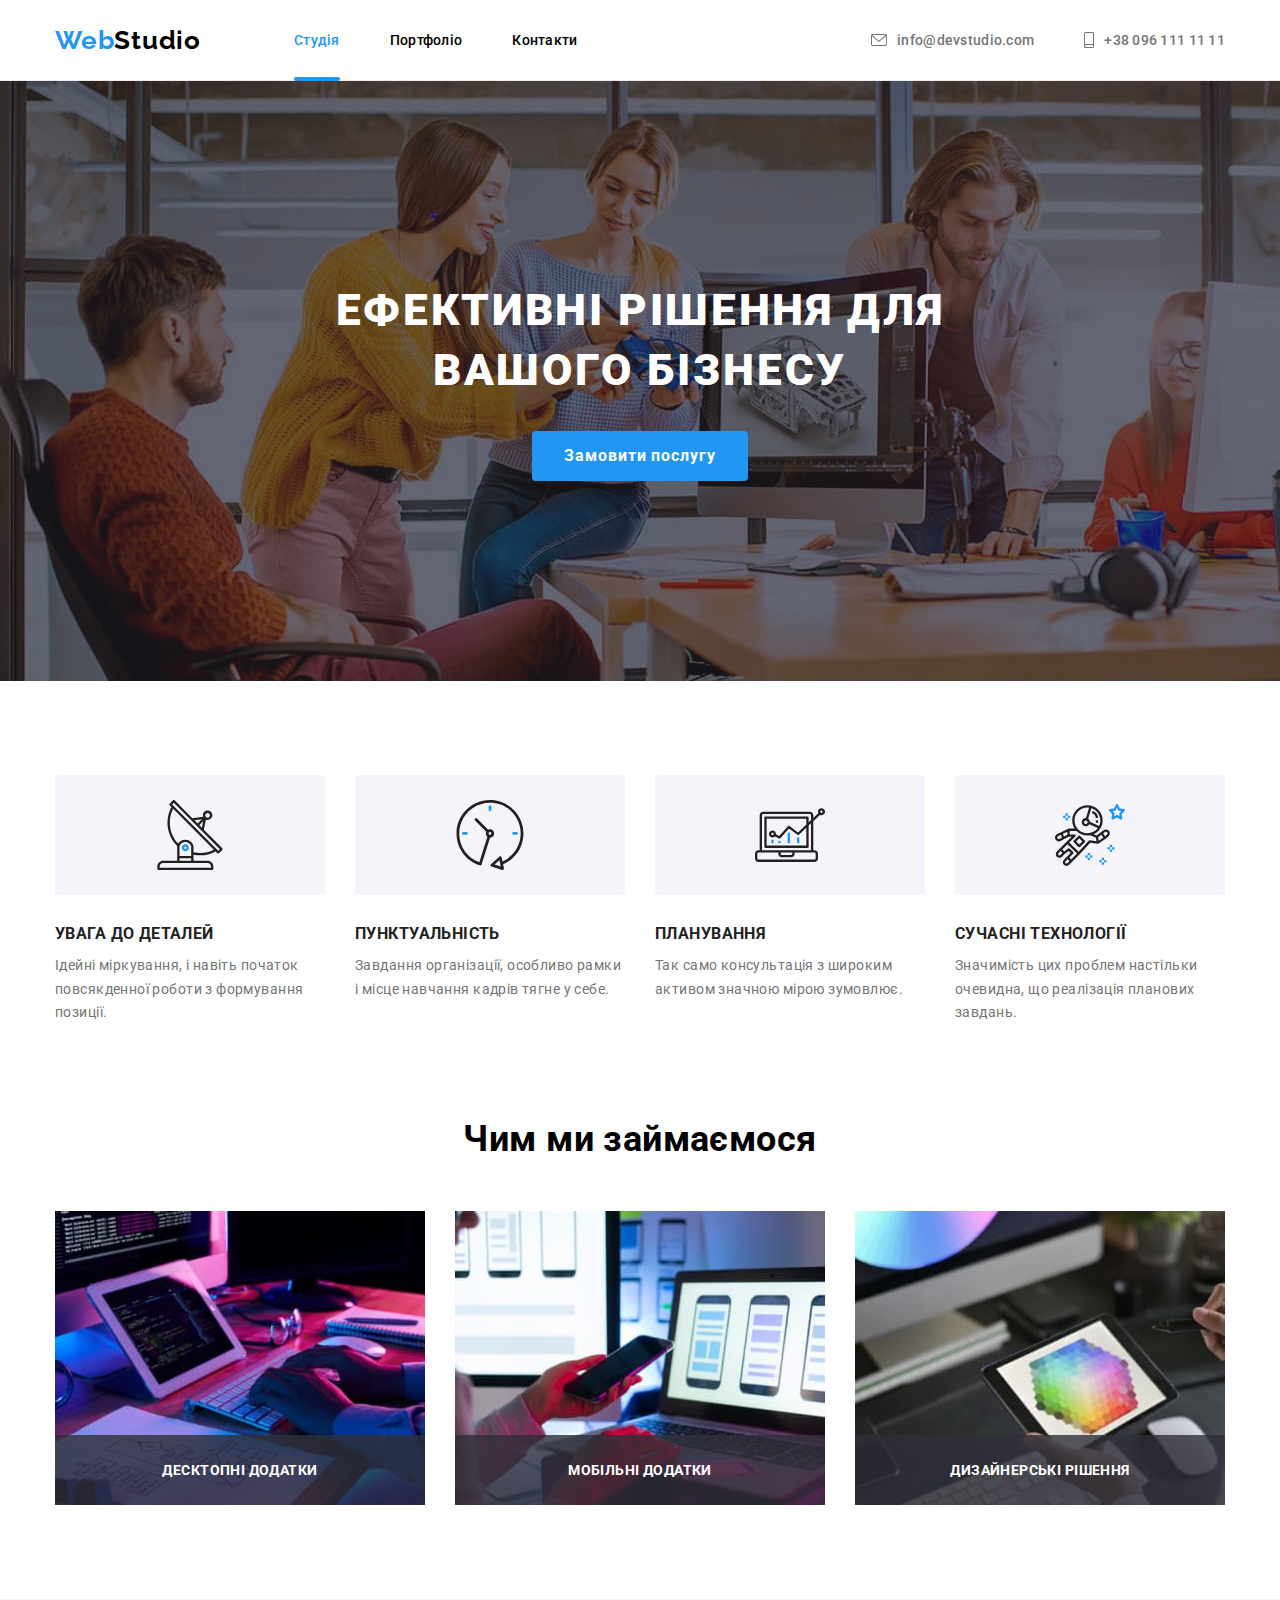
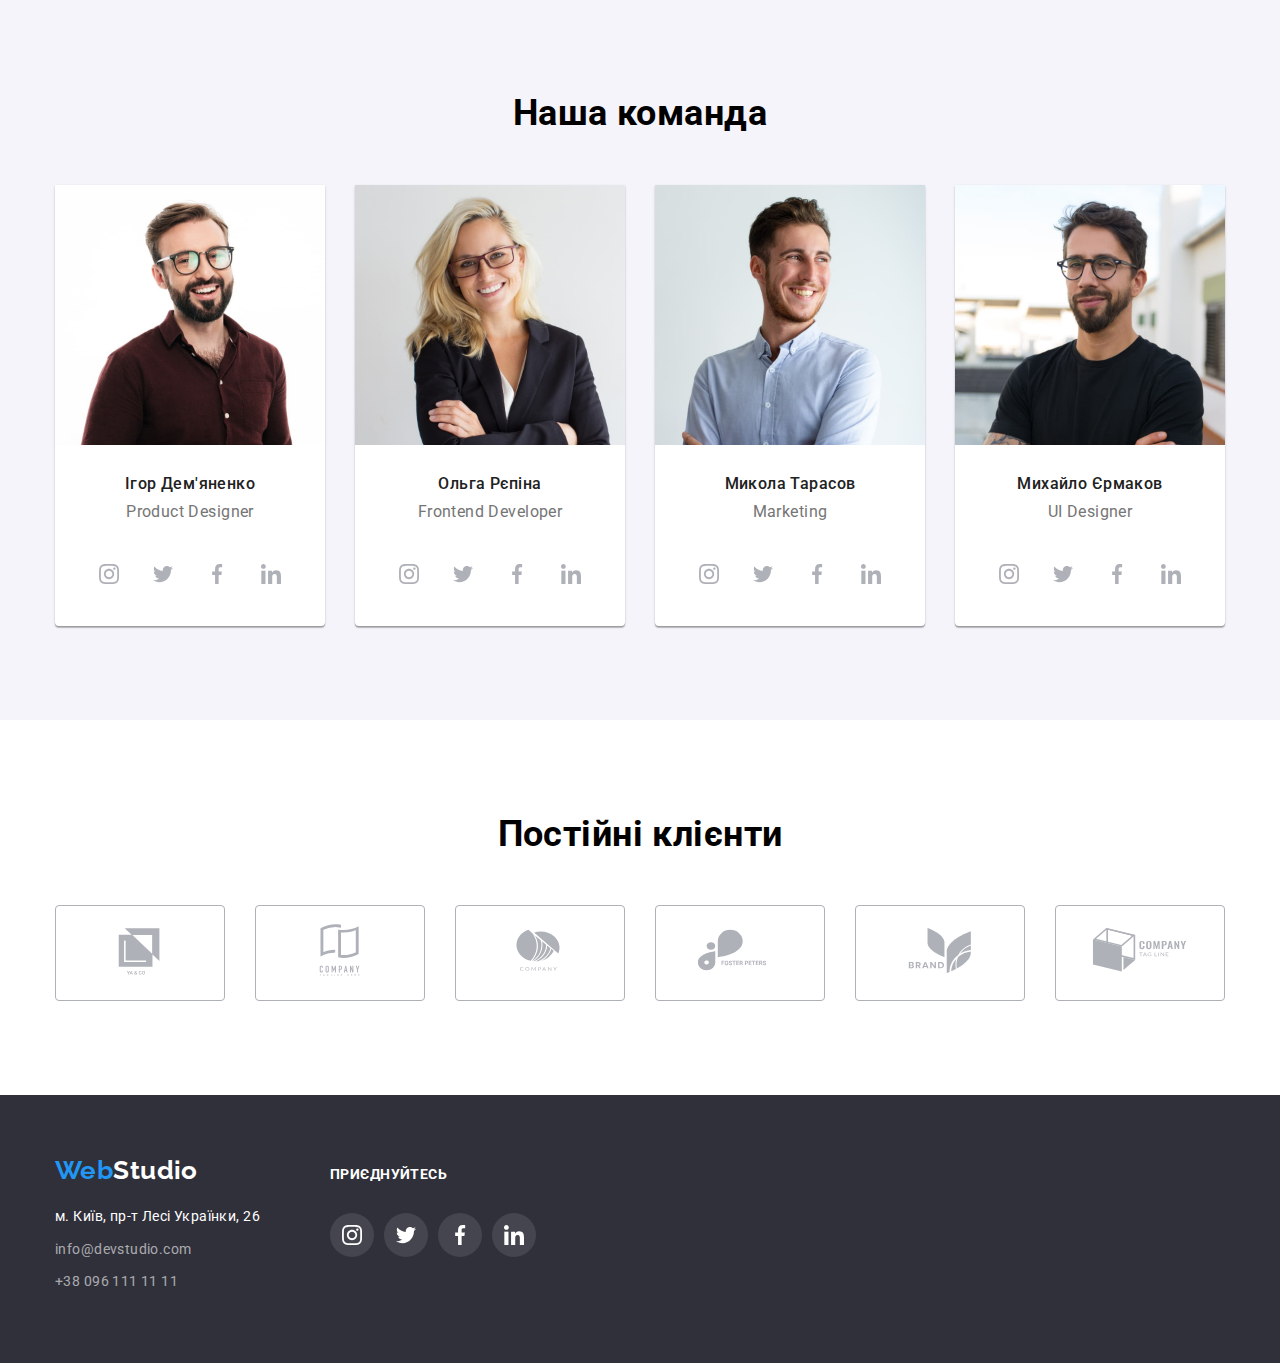
<file: index.html>
<!DOCTYPE html>
<html lang="uk">
  <head>
    <meta charset="UTF-8" />
    <meta http-equiv="X-UA-Compatible" content="IE=edge" />
    <meta name="viewport" content="width=device-width, initial-scale=1.0" />
    <title>goit-markup-hw</title>
    <link rel="preconnect" href="https://fonts.googleapis.com" />
    <link rel="preconnect" href="https://fonts.gstatic.com" crossorigin />
    <link
      href="https://fonts.googleapis.com/css2?family=Raleway:wght@700&family=Roboto:wght@400;500;700;900&display=swap"
      rel="stylesheet"
    />
    <link rel="stylesheet" href="./css/modern-normalize.css" />
    <link rel="stylesheet" href="./css/styles.css" />
  </head>
  <body>
    <!-- Верхня лінія -->
    <header class="header">
      <div class="container header-block">
        <nav class="navigation">
          <a class="header-logo" href="/"><span class="web">Web</span>Studio</a>
          <ul class="site-nav">
            <li class="navigation-list">
              <a class="link current" href="./index.html">Студія</a>
            </li>
            <li class="navigation-list">
              <a class="link" href="./portfolio.html">Портфоліо</a>
            </li>
            <li class="navigation-list">
              <a class="link" href="contacts">Контакти</a>
            </li>
          </ul>
        </nav>
        <ul class="auth-nav">
          <li>
            <a class="auth-nav mail" href="mailto:info@devstudio.com"
              ><svg class="icon" width="16" height="12">
                <use xlink:href="./img/icons.svg#icon-envelope"></use>
              </svg>info@devstudio.com</a>
          </li>
          <li>
            <a class="auth-nav tel" href="tel:+380961111111"
              ><svg class="icon" width="10" height="16">
                <use xlink:href="./img/icons.svg#icon-smartphone"></use>
              </svg>+38 096 111 11 11</a
            >
          </li>
        </ul>
      </div>
    </header>

    <!-- Основний контент -->
    <main>
      <!-- Шапка -->
      <section class="section hero">
        <div class="container hero-block">
          <h1 class="hero-title">Ефективні рішення для вашого бізнесу</h1>
          <button type="button" class="hero-button" data-modal-open>Замовити послугу</button>
        </div>
      </section>

      <!-- Особливості -->
      <section class="section">
        <div class="container feature-block">
          <h2 hidden class="section-title">Наші особливості</h2>
          <ul class="feature list">
            <li class="feture-item">
              <div class="decor-icon">
                <svg class="icon" width="70" height="70">
                  <use xlink:href="./img/icons.svg#icon-antenna"></use>
                </svg>
              </div>
              <h3 class="title">УВАГА ДО ДЕТАЛЕЙ</h3>
              <p class="text">
                Ідейні міркування, і навіть початок повсякденної роботи з
                формування позиції.
              </p>
            </li>
            <li class="feture-item">
              <div class="decor-icon">
                <svg class="icon" width="70" height="70">
                  <use xlink:href="./img/icons.svg#icon-clock"></use>
                </svg>
              </div>
              <h3 class="title">ПУНКТУАЛЬНІСТЬ</h3>
              <p class="text">
                Завдання організації, особливо рамки і місце навчання кадрів
                тягне у себе.
              </p>
            </li>
            <li class="feture-item">
              <div class="decor-icon">
                <svg class="icon" width="70" height="70">
                  <use xlink:href="./img/icons.svg#icon-diagram"></use>
                </svg>
              </div>
              <h3 class="title">ПЛАНУВАННЯ</h3>
              <p class="text">
                Так само консультація з широким активом значною мірою зумовлює.
              </p>
            </li>
            <li class="feture-item">
              <div class="decor-icon">
                <svg class="icon" width="70" height="70">
                  <use xlink:href="./img/icons.svg#icon-astronaut"></use>
                </svg>
              </div>
              <h3 class="title">СУЧАСНІ ТЕХНОЛОГІЇ</h3>
              <p class="text">
                Значимість цих проблем настільки очевидна, що реалізація
                планових завдань.
              </p>
            </li>
          </ul>
        </div>
      </section>

      <!-- Чим займаємось -->
      <section class="section section-example">
        <div class="container">
          <h2 class="section-title">Чим ми займаємося</h2>
          <ul class="img-list">
            <li class="example-item">
              <img
                src="img/box1.jpg"
                alt="набір на клавіатурі"
                width="370"
                height="294"
              />
              <p class="example-text">Десктопні додатки</p>
            </li>
            <li class="example-item">
              <img
                src="img/box2.jpg"
                alt="монітор з телефонами"
                width="370"
                height="294"
              />
              <p class="example-text">Мобільні додатки</p>
            </li>
            <li class="example-item">
              <img src="img/box3.jpg" alt="планшет" width="370" height="294"/>
              <p class="example-text">Дизайнерські рішення</p>
            </li>
          </ul>
        </div>
      </section>

      <!-- Наша команда -->
      <section class="section section-team">
        <div class="container team-block">
          <h2 class="section-title">Наша команда</h2>
          <ul class="name team-list">
            <!-- Ігор Дем'яненко -->
            <li class="list">
              <img
                src="img/img.jpg"
                alt="Ігор Дем'яненко"
                width="270"
                height="260"
              />
              <div class="team-desc">
                <h3 class="title">Ігор Дем'яненко</h3>
                <p class="text">Product Designer</p>
                <ul class="socials">
                  <li class="socials-item">
                    <a
                      href="http:#"
                      class="social-item-link"
                      target="_blank"
                      rel="noopener noreferrer"
                    >
                      <svg class="icon" width="20" height="20">
                        <use xlink:href="./img/icons.svg#icon-instagram"></use>
                      </svg>
                    </a>
                  </li>

                  <li class="socials-item">
                    <a
                      href="http:#"
                      class="social-item-link"
                      target="_blank"
                      rel="noopener noreferrer"
                    >
                      <svg class="icon" width="20" height="20">
                        <use xlink:href="./img/icons.svg#icon-twitter"></use>
                      </svg>
                    </a>
                  </li>

                  <li class="socials-item">
                    <a
                      href="http:#"
                      class="social-item-link"
                      target="_blank"
                      rel="noopener noreferrer"
                    >
                      <svg class="icon" width="20" height="20">
                        <use xlink:href="./img/icons.svg#icon-facebook"></use>
                      </svg>
                    </a>
                  </li>

                  <li class="socials-item">
                    <a
                      href="http:#"
                      class="social-item-link"
                      target="_blank"
                      rel="noopener noreferrer"
                    >
                      <svg class="icon" width="20" height="20">
                        <use xlink:href="./img/icons.svg#icon-linkedin"></use>
                      </svg>
                    </a>
                  </li>
                </ul>
              </div>
            </li>
            <!-- Ольга Рєпіна -->
            <li class="list">
              <img
                src="img/img1.jpg"
                alt="Ольга Рєпіна"
                width="270"
                height="260"
              />
              <div class="team-desc">
                <h3 class="title">Ольга Рєпіна</h3>
                <p class="text">Frontend Developer</p>
                <ul class="socials">
                  <li class="socials-item">
                    <a
                      href="http:#"
                      class="social-item-link"
                      target="_blank"
                      rel="noopener noreferrer"
                    >
                      <svg class="icon" width="20" height="20">
                        <use xlink:href="./img/icons.svg#icon-instagram"></use>
                      </svg>
                    </a>
                  </li>

                  <li class="socials-item">
                    <a
                      href="http:#"
                      class="social-item-link"
                      target="_blank"
                      rel="noopener noreferrer"
                    >
                      <svg class="icon" width="20" height="20">
                        <use xlink:href="./img/icons.svg#icon-twitter"></use>
                      </svg>
                    </a>
                  </li>

                  <li class="socials-item">
                    <a
                      href="http:#"
                      class="social-item-link"
                      target="_blank"
                      rel="noopener noreferrer"
                    >
                      <svg class="icon" width="20" height="20">
                        <use xlink:href="./img/icons.svg#icon-facebook"></use>
                      </svg>
                    </a>
                  </li>

                  <li class="socials-item">
                    <a
                      href="http:#"
                      class="social-item-link"
                      target="_blank"
                      rel="noopener noreferrer"
                    >
                      <svg class="icon" width="20" height="20">
                        <use xlink:href="./img/icons.svg#icon-linkedin"></use>
                      </svg>
                    </a>
                  </li>
                </ul>
              </div>
            </li>
            <!-- Микола Тарасов -->
            <li class="list">
              <img
                src="img/img2.jpg"
                alt="Микола Тарасов"
                width="270"
                height="260"
              />
              <div class="team-desc">
                <h3 class="title">Микола Тарасов</h3>
                <p class="text">Marketing</p>
                <ul class="socials">
                  <li class="socials-item">
                    <a
                      href="http:#"
                      class="social-item-link"
                      target="_blank"
                      rel="noopener noreferrer"
                    >
                      <svg class="icon" width="20" height="20">
                        <use xlink:href="./img/icons.svg#icon-instagram"></use>
                      </svg>
                    </a>
                  </li>

                  <li class="socials-item">
                    <a
                      href="http:#"
                      class="social-item-link"
                      target="_blank"
                      rel="noopener noreferrer"
                    >
                      <svg class="icon" width="20" height="20">
                        <use xlink:href="./img/icons.svg#icon-twitter"></use>
                      </svg>
                    </a>
                  </li>

                  <li class="socials-item">
                    <a
                      href="http:#"
                      class="social-item-link"
                      target="_blank"
                      rel="noopener noreferrer"
                    >
                      <svg class="icon" width="20" height="20">
                        <use xlink:href="./img/icons.svg#icon-facebook"></use>
                      </svg>
                    </a>
                  </li>

                  <li class="socials-item">
                    <a
                      href="http:#"
                      class="social-item-link"
                      target="_blank"
                      rel="noopener noreferrer"
                    >
                      <svg class="icon" width="20" height="20">
                        <use xlink:href="./img/icons.svg#icon-linkedin"></use>
                      </svg>
                    </a>
                  </li>
                </ul>
              </div>
            </li>
            <!-- Михайло Єрмаков -->
            <li class="list">
              <img
                src="img/img3.jpg"
                alt="Михайло Єрмаков"
                width="270"
                height="260"
              />
              <div class="team-desc">
                <h3 class="title">Михайло Єрмаков</h3>
                <p class="text">UI Designer</p>
                <ul class="socials">
                  <li class="socials-item">
                    <a
                      href="http:#"
                      class="social-item-link"
                      target="_blank"
                      rel="noopener noreferrer"
                    >
                      <svg class="icon" width="20" height="20">
                        <use xlink:href="./img/icons.svg#icon-instagram"></use>
                      </svg>
                    </a>
                  </li>

                  <li class="socials-item">
                    <a
                      href="http:#"
                      class="social-item-link"
                      target="_blank"
                      rel="noopener noreferrer"
                    >
                      <svg class="icon" width="20" height="20">
                        <use xlink:href="./img/icons.svg#icon-twitter"></use>
                      </svg>
                    </a>
                  </li>

                  <li class="socials-item">
                    <a
                      href="http:#"
                      class="social-item-link"
                      target="_blank"
                      rel="noopener noreferrer"
                    >
                      <svg class="icon" width="20" height="20">
                        <use xlink:href="./img/icons.svg#icon-facebook"></use>
                      </svg>
                    </a>
                  </li>

                  <li class="socials-item">
                    <a
                      href="http:#"
                      class="social-item-link"
                      target="_blank"
                      rel="noopener noreferrer"
                    >
                      <svg class="icon" width="20" height="20">
                        <use xlink:href="./img/icons.svg#icon-linkedin"></use>
                      </svg>
                    </a>
                  </li>
                </ul>
              </div>
            </li>
          </ul>
        </div>
      </section>

      <!-- Clients -->
      <section class="section section-clients">
        <div class="container">
          <h2 class="section-title">Постійні клієнти</h2>
          <div class="icon client-icon">
            <ul class="client-list">
              <li class="client-item">
                <a
                  href="http:#"
                  class="client-link"
                  target="_blank"
                  rel="noopener noreferrer"
                >
                  <svg class="icon" width="106" height="60">
                    <use xlink:href="./img/icons.svg#icon-logo_ya_n_co"></use>
                  </svg>
                </a>
              </li>

              <li class="client-item">
                <a
                  href="http:#"
                  class="client-link"
                  target="_blank"
                  rel="noopener noreferrer"
                >
                  <svg class="icon" width="106" height="60">
                    <use
                      xlink:href="./img/icons.svg#icon-logo_tagline_here_co"
                    ></use>
                  </svg>
                </a>
              </li>
              <li class="client-item">
                <a
                  href="http:#"
                  class="client-link"
                  target="_blank"
                  rel="noopener noreferrer"
                >
                  <svg class="icon" width="106" height="60">
                    <use xlink:href="./img/icons.svg#icon-logo_company"></use>
                  </svg>
                </a>
              </li>
              <li class="client-item">
                <a
                  href="http:#"
                  class="client-link"
                  target="_blank"
                  rel="noopener noreferrer"
                >
                  <svg class="icon" width="106" height="60">
                    <use
                      xlink:href="./img/icons.svg#icon-logo_foster_peters"
                    ></use>
                  </svg>
                </a>
              </li>
              <li class="client-item">
                <a
                  href="http:#"
                  class="client-link"
                  target="_blank"
                  rel="noopener noreferrer"
                >
                  <svg class="icon" width="106" height="60">
                    <use xlink:href="./img/icons.svg#icon-logo_brand"></use>
                  </svg>
                </a>
              </li>
              <li class="client-item">
                <a
                  href="http:#"
                  class="client-link"
                  target="_blank"
                  rel="noopener noreferrer"
                >
                  <svg class="icon" width="106" height="60">
                    <use
                      xlink:href="./img/icons.svg#icon-logo_tagline_co"
                    ></use>
                  </svg>
                </a>
              </li>
            </ul>
          </div>
        </div>
      </section>

      <!-- Modal window -->
      <div class="backdrop is-hidden" data-modal>
        <div class="modal">
          <button type="button" class="close-button" data-modal-close>
            <svg class="icon" width="18" height="18">
                  <use xlink:href="./img/icons.svg#icon-close_button"></use>
                </svg>
          </button>
          <p>Залиште свої дані, ми вам передзвонимо</p>
          <form action="#">
            <label for="user-name">Ім'я</label>
            <input type="text" name="user-name" id="user-name">
            <label for="user-phone">Телефон</label>
            <input type="tel" name="user-phone" id="user-phone">
            <label for="user-mail">Пошта</label>
            <input type="email" name="user-mail" id="user-mail">
            <label for="comment">Коментар</label>
            <textarea name="comment" id="comment" cols="30" rows="10">Коментар</textarea>
            <div>

            </div>
          </form>
        </div>
      </div>
    </main>

    <!-- Підвал -->
    <footer class="footer">
      <div class="container footer-block">
        <div class="footer-adress">
          <a class="footer-logo" href="/"><span class="web">Web</span>Studio</a>
          <address class="adress">
            <ul class="adress list">
              <li class="footer-item">
                <a
                  class="footer-adress"
                  href="https://goo.gl/maps/2U97hAVYC5ksaToUA"
                  target="_blank"
                  rel="noopener noreferrer"
                  >м. Київ, пр-т Лесі Українки, 26</a
                >
              </li>
              <li class="footer-item">
                <a class="mail" href="mailto:info@devstudio.com"
                  >info@devstudio.com</a
                >
              </li>
              <li class="footer-item">
                <a class="tel" href="tel:+380961111111">+38 096 111 11 11</a>
              </li>
            </ul>
          </address>
        </div>
        <div class="footer-icon">
          <h3 class="footer-text">приєднуйтесь</h3>
          <ul class="socials">
            <li class="socials-item">
              <a
                href="http:#"
                class="social-item-link"
                target="_blank"
                rel="noopener noreferrer"
              >
                <svg class="icon" width="20" height="20">
                  <use xlink:href="./img/icons.svg#icon-instagram"></use>
                </svg>
              </a>
            </li>

            <li class="socials-item">
              <a
                href="http:#"
                class="social-item-link"
                target="_blank"
                rel="noopener noreferrer"
              >
                <svg class="icon" width="20" height="20">
                  <use xlink:href="./img/icons.svg#icon-twitter"></use>
                </svg>
              </a>
            </li>

            <li class="socials-item">
              <a
                href="http:#"
                class="social-item-link"
                target="_blank"
                rel="noopener noreferrer"
              >
                <svg class="icon" width="20" height="20">
                  <use xlink:href="./img/icons.svg#icon-facebook"></use>
                </svg>
              </a>
            </li>

            <li class="socials-item">
              <a
                href="http:#"
                class="social-item-link"
                target="_blank"
                rel="noopener noreferrer"
              >
                <svg class="icon" width="20" height="20">
                  <use xlink:href="./img/icons.svg#icon-linkedin"></use>
                </svg>
              </a>
            </li>
          </ul>
        </div>
      </div>
    </footer>
    <script src="./js/modal.js"></script>
  </body>
</html>
</file>
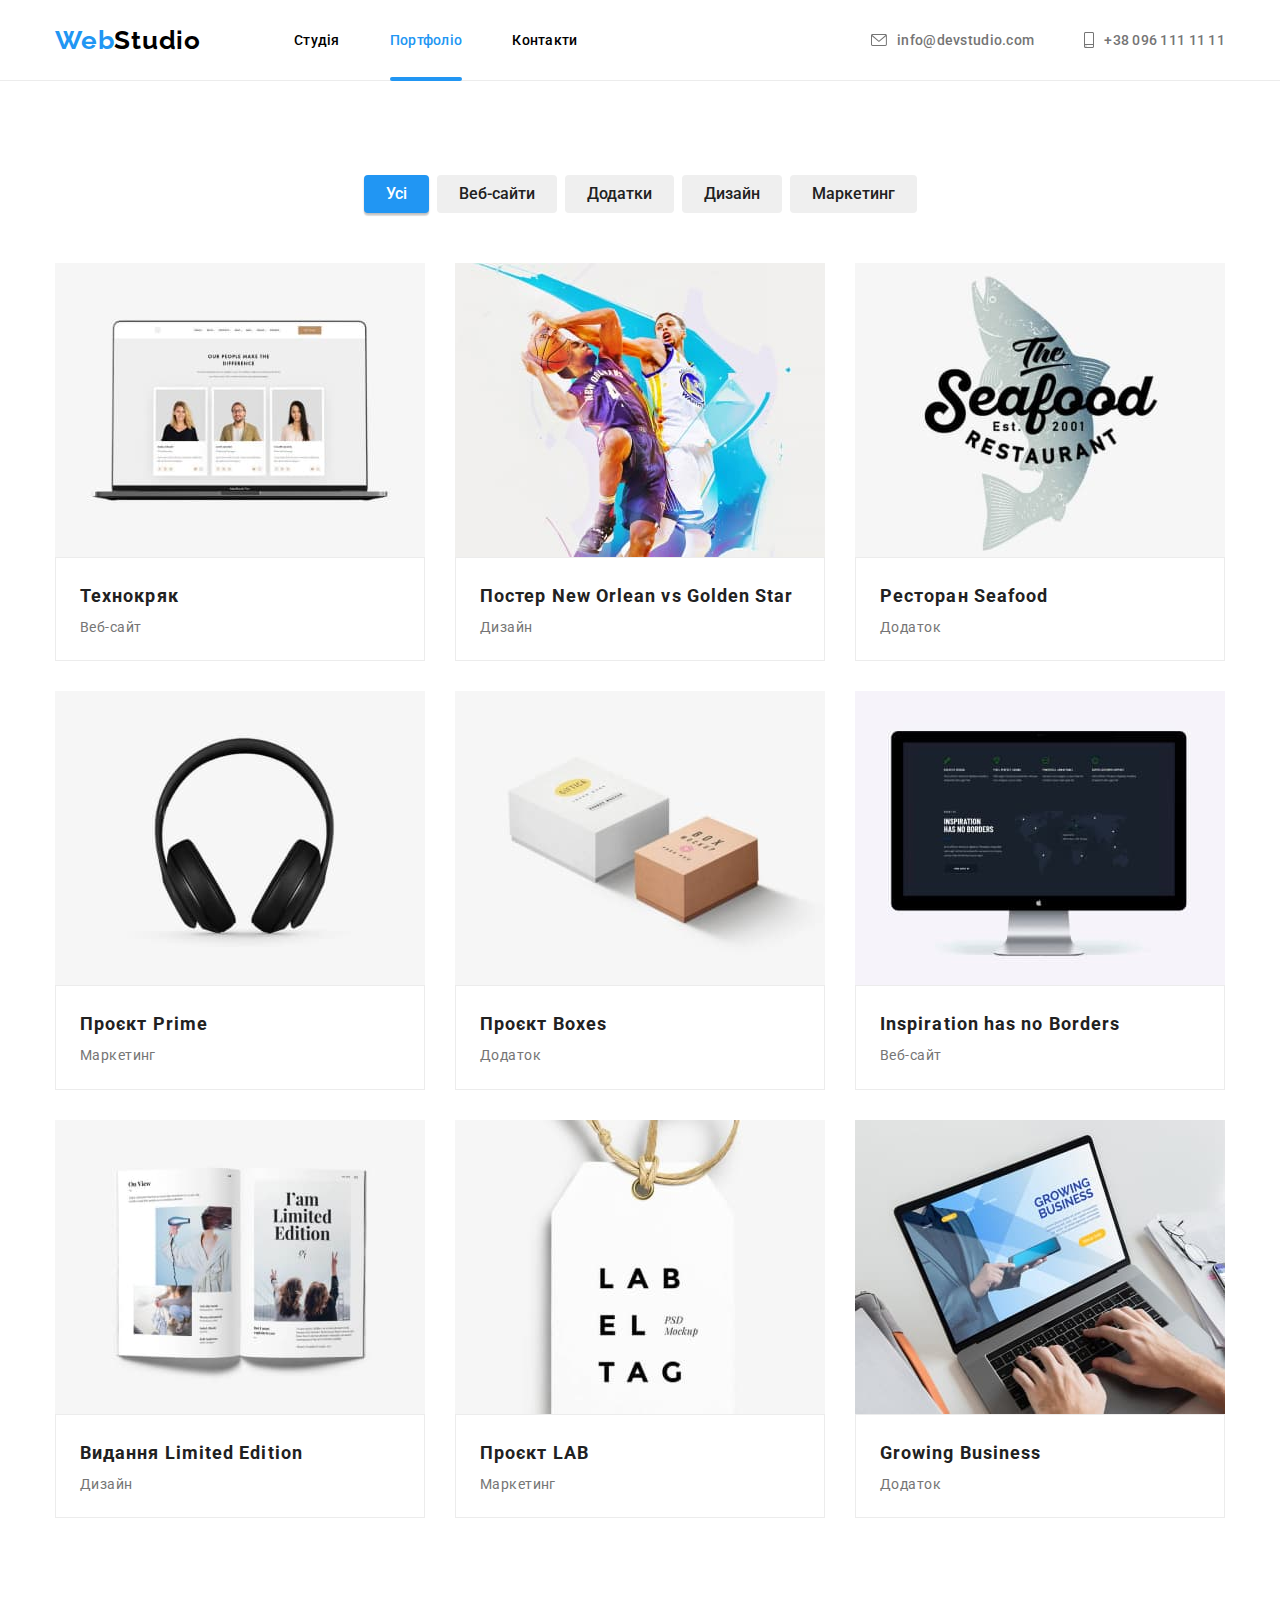
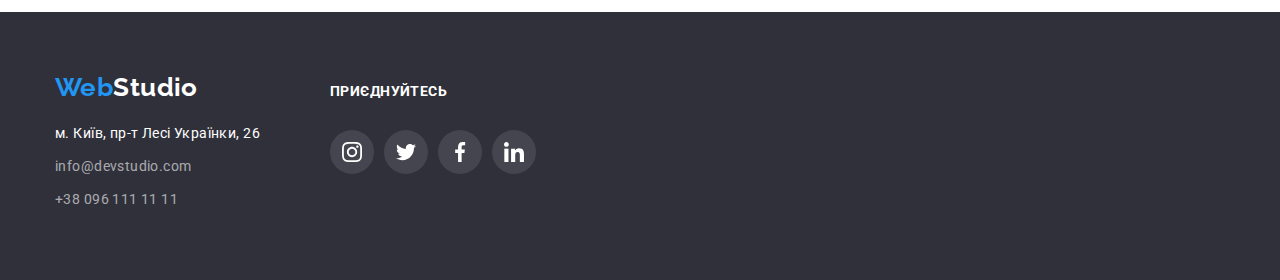
<file: portfolio.html>
<!DOCTYPE html>
<html lang="uk">
  <head>
    <meta charset="UTF-8" />
    <meta http-equiv="X-UA-Compatible" content="IE=edge" />
    <meta name="viewport" content="width=device-width, initial-scale=1.0" />
    <title>goit-markup-hw-02</title>
    <link rel="preconnect" href="https://fonts.googleapis.com" />
    <link rel="preconnect" href="https://fonts.gstatic.com" crossorigin />
    <link
      href="https://fonts.googleapis.com/css2?family=Raleway:wght@700&family=Roboto:wght@400;500;700;900&display=swap"
      rel="stylesheet"
    />
    <link rel="stylesheet" href="./css/modern-normalize.css" />
    <link rel="stylesheet" href="./css/styles.css" />
  </head>
  <body>
    <!-- Верхня лінія -->
    <header class="header">
      <div class="container header-block">
        <nav class="navigation">
          <a class="header-logo" href="/"><span class="web">Web</span>Studio</a>
          <ul class="site-nav">
            <li class="navigation-list">
              <a class="link" href="./index.html">Студія</a>
            </li>
            <li class="navigation-list">
              <a class="link current" href="./portfolio.html">Портфоліо</a>
            </li>
            <li class="navigation-list">
              <a class="link" href="contacts">Контакти</a>
            </li>
          </ul>
        </nav>
        <ul class="auth-nav">
          <li>
            <a class="auth-nav mail" href="mailto:info@devstudio.com"
              ><svg class="icon" width="16" height="12">
                <use xlink:href="./img/icons.svg#icon-envelope"></use></svg
              >info@devstudio.com</a
            >
          </li>
          <li>
            <a class="auth-nav tel" href="tel:+380961111111"
              ><svg class="icon" width="10" height="16">
                <use xlink:href="./img/icons.svg#icon-smartphone"></use></svg
              >+38 096 111 11 11</a
            >
          </li>
        </ul>
      </div>
    </header>
    <main>
      <section class="section section-work">
        <div class="container work-block">
          <!--buttons  -->
          <h1 hidden>Контент сторінки портфоліо</h1>
          <ul class="button-list">
            <li><button type="button" class="btn current">Усі</button></li>
            <li><button type="button" class="btn">Веб-сайти</button></li>
            <li><button type="button" class="btn">Додатки</button></li>
            <li><button type="button" class="btn">Дизайн</button></li>
            <li><button type="button" class="btn">Маркетинг</button></li>
          </ul>

          <!-- portfolio works -->
          <ul class="work-list">
            <li class="item">
              <a
                href="#"
                class="referal"
                target="_blank"
                rel="noopener noreferrer"
              >
                <div class="work-referal">
                  <img
                    class="img-example"
                    src="img/portfolio1.jpg"
                    alt="techno"
                    width="370"
                  />
                  <p class="hidden-text">
                    Ресурс пропонує комплексні пропозиції з різним рівнем
                    функціоналу та сервісів. Все це дозволить відвідувачу
                    отримати вичерпні відомості про компанію чи приватну особу.
                  </p>
                </div>
                <div class="description">
                  <h3 class="title">Технокряк</h3>
                  <p class="text">Веб-сайт</p>
                </div>
              </a>
            </li>
            <li class="item">
              <a
                href="#"
                class="referal"
                target="_blank"
                rel="noopener noreferrer"
              >
                <div class="work-referal">
                  <img
                    class="img-example"
                    src="img/portfolio2.jpg"
                    alt="new-orlean"
                    width="370"
                  />
                  <p class="hidden-text">
                    Ресурс пропонує комплексні пропозиції з різним рівнем
                    функціоналу та сервісів. Все це дозволить відвідувачу
                    отримати вичерпні відомості про компанію чи приватну особу.
                  </p>
                </div>
                <div class="description">
                  <h3 class="title">Постер New Orlean vs Golden Star</h3>
                  <p class="text">Дизайн</p>
                </div>
              </a>
            </li>
            <li class="item">
              <a
                href="#"
                class="referal"
                target="_blank"
                rel="noopener noreferrer"
              >
                <div class="work-referal">
                  <img
                    class="img-example"
                    src="img/portfolio3.jpg"
                    alt="seafood"
                    width="370"
                  />
                  <p class="hidden-text">
                    Ресурс пропонує комплексні пропозиції з різним рівнем
                    функціоналу та сервісів. Все це дозволить відвідувачу
                    отримати вичерпні відомості про компанію чи приватну особу.
                  </p>
                </div>
                <div class="description">
                  <h3 class="title">Ресторан Seafood</h3>
                  <p class="text">Додаток</p>
                </div>
              </a>
            </li>
            <li class="item">
              <a
                href="#"
                class="referal"
                target="_blank"
                rel="noopener noreferrer"
              >
                <div class="work-referal">
                  <img
                    class="img-example"
                    src="img/portfolio4.jpg"
                    alt="prime"
                    width="370"
                  />
                  <p class="hidden-text">
                    Ресурс пропонує комплексні пропозиції з різним рівнем
                    функціоналу та сервісів. Все це дозволить відвідувачу
                    отримати вичерпні відомості про компанію чи приватну особу.
                  </p>
                </div>
                <div class="description">
                  <h3 class="title">Проєкт Prime</h3>
                  <p class="text">Маркетинг</p>
                </div>
              </a>
            </li>
            <li class="item">
              <a
                href="#"
                class="referal"
                target="_blank"
                rel="noopener noreferrer"
              >
                <div class="work-referal">
                  <img
                    class="img-example"
                    src="img/portfolio5.jpg"
                    alt="boxes"
                    width="370"
                  />
                  <p class="hidden-text">
                    Ресурс пропонує комплексні пропозиції з різним рівнем
                    функціоналу та сервісів. Все це дозволить відвідувачу
                    отримати вичерпні відомості про компанію чи приватну особу.
                  </p>
                </div>
                <div class="description">
                  <h3 class="title">Проєкт Boxes</h3>
                  <p class="text">Додаток</p>
                </div>
              </a>
            </li>
            <li class="item">
              <a
                href="#"
                class="referal"
                target="_blank"
                rel="noopener noreferrer"
              >
                <div class="work-referal">
                  <img
                    class="img-example"
                    src="img/portfolio6.jpg"
                    alt="inspiration"
                    width="370"
                  />
                  <p class="hidden-text">
                    Ресурс пропонує комплексні пропозиції з різним рівнем
                    функціоналу та сервісів. Все це дозволить відвідувачу
                    отримати вичерпні відомості про компанію чи приватну особу.
                  </p>
                </div>
                <div class="description">
                  <h3 class="title">Inspiration has no Borders</h3>
                  <p class="text">Веб-сайт</p>
                </div>
              </a>
            </li>
            <li class="item">
              <a
                href="#"
                class="referal"
                target="_blank"
                rel="noopener noreferrer"
              >
                <div class="work-referal">
                  <img
                    class="img-example"
                    src="img/portfolio7.jpg"
                    alt="limited"
                    width="370"
                  />
                  <p class="hidden-text">
                    Ресурс пропонує комплексні пропозиції з різним рівнем
                    функціоналу та сервісів. Все це дозволить відвідувачу
                    отримати вичерпні відомості про компанію чи приватну особу.
                  </p>
                </div>
                <div class="description">
                  <h3 class="title">Видання Limited Edition</h3>
                  <p class="text">Дизайн</p>
                </div>
              </a>
            </li>
            <li class="item">
              <a
                href="#"
                class="referal"
                target="_blank"
                rel="noopener noreferrer"
              >
                <div class="work-referal">
                  <img
                    class="img-example"
                    src="img/portfolio8.jpg"
                    alt="lab"
                    width="370"
                  />
                  <p class="hidden-text">
                    Ресурс пропонує комплексні пропозиції з різним рівнем
                    функціоналу та сервісів. Все це дозволить відвідувачу
                    отримати вичерпні відомості про компанію чи приватну особу.
                  </p>
                </div>
                <div class="description">
                  <h3 class="title">Проєкт LAB</h3>
                  <p class="text">Маркетинг</p>
                </div>
              </a>
            </li>
            <li class="item">
              <a
                href="#"
                class="referal"
                target="_blank"
                rel="noopener noreferrer"
              >
                <div class="work-referal">
                  <img
                    class="img-example"
                    src="img/portfolio9.jpg"
                    alt="business"
                    width="370"
                  />
                  <p class="hidden-text">
                    Ресурс пропонує комплексні пропозиції з різним рівнем
                    функціоналу та сервісів. Все це дозволить відвідувачу
                    отримати вичерпні відомості про компанію чи приватну особу.
                  </p>
                </div>
                <div class="description">
                  <h3 class="title">Growing Business</h3>
                  <p class="text">Додаток</p>
                </div>
              </a>
            </li>
          </ul>
        </div>
      </section>
    </main>

    <!-- Підвал -->
    <footer class="footer">
      <div class="container footer-block">
        <div class="footer-adress">
          <a class="footer-logo" href="/"><span class="web">Web</span>Studio</a>
          <address class="adress">
            <ul class="adress list">
              <li class="footer-item">
                <a
                  class="footer-adress"
                  href="https://goo.gl/maps/2U97hAVYC5ksaToUA"
                  target="_blank"
                  rel="noopener noreferrer"
                  >м. Київ, пр-т Лесі Українки, 26</a
                >
              </li>
              <li class="footer-item">
                <a class="mail" href="mailto:info@devstudio.com"
                  >info@devstudio.com</a
                >
              </li>
              <li class="footer-item">
                <a class="tel" href="tel:+380961111111">+38 096 111 11 11</a>
              </li>
            </ul>
          </address>
        </div>
        <div class="footer-icon">
          <h3 class="footer-text">приєднуйтесь</h3>
          <ul class="socials">
            <li class="socials-item">
              <a
                href="http:#"
                class="social-item-link"
                target="_blank"
                rel="noopener noreferrer"
              >
                <svg class="icon" width="20" height="20">
                  <use xlink:href="./img/icons.svg#icon-instagram"></use>
                </svg>
              </a>
            </li>

            <li class="socials-item">
              <a
                href="http:#"
                class="social-item-link"
                target="_blank"
                rel="noopener noreferrer"
              >
                <svg class="icon" width="20" height="20">
                  <use xlink:href="./img/icons.svg#icon-twitter"></use>
                </svg>
              </a>
            </li>

            <li class="socials-item">
              <a
                href="http:#"
                class="social-item-link"
                target="_blank"
                rel="noopener noreferrer"
              >
                <svg class="icon" width="20" height="20">
                  <use xlink:href="./img/icons.svg#icon-facebook"></use>
                </svg>
              </a>
            </li>

            <li class="socials-item">
              <a
                href="http:#"
                class="social-item-link"
                target="_blank"
                rel="noopener noreferrer"
              >
                <svg class="icon" width="20" height="20">
                  <use xlink:href="./img/icons.svg#icon-linkedin"></use>
                </svg>
              </a>
            </li>
          </ul>
        </div>
      </div>
    </footer>
  </body>
</html>
</file>
<file: css/styles.css>
:root {
  --primary-text-color: #212121;
  --secondary-text-color: #757575;
  --accent-color: #2196f3;
  --black-color: #000000;
  --secondary-bg-color: #2f303a;
  --primary-white-color: #ffffff;
  --secondary-white-color: #f5f4fa;
  --third-white-color: #f5f5f5;
  --transparent-color: rgba(255, 255, 255, 0.6);
  --border-color: #ececec;
  --icon-color: #afb1b8;
  --bgc-hero: rgba(47, 48, 58, 0.4);
  --bgc-modal: rgba(0, 0, 0, 0.2);
}

/* index.html */
body {
  font-family: "Roboto", sans-serif;
  color: var(--primery-text-color);
  background-color: var(--primary-white-color);
  font-size: 14px;
  letter-spacing: 0.03em;
}
ul {
  list-style: none;
}
img {
  display: block;
}
.container {
  max-width: 1200px;
  margin: 0 auto;
  padding: 0 15px;
}
.section {
  padding: 94px 0;
}
/* header */
.header {
  border-bottom: 1px solid var(--border-color);
}
.header-block {
  display: flex;
  align-items: center;
  justify-content: center;
}
.navigation {
  display: flex;
  align-items: center;
}

.header-logo {
  margin-right: 93px;
  font-family: "Raleway", sans-serif;
  font-weight: 700;
  font-size: 26px;
  line-height: 1.1923;
  letter-spacing: 0.03em;
  color: var(--black-color);
  text-decoration: none;
}

.web {
  color: var(--accent-color);
}
.site-nav {
  display: flex;
  padding: 32px 0;
}

.site-nav .link::after{
  content: "";
  position: absolute;
  width: 0;
  height: 4px;
  left: 0;
  bottom: -1px;
  border-radius: 2px;
  background-color: var(--accent-color);
  transition: width 250ms cubic-bezier(0.4, 0, 0.2, 1);
}
.site-nav .navigation-list:not(:last-child) {
  margin-right: 50px;
}
.site-nav .link {
  position: relative;
  font-weight: 500;
  letter-spacing: 0.02em;
  text-decoration: none;
  color: var(--primery-text-color);
  transition: 250ms cubic-bezier(0.4, 0, 0.2, 1);
  padding: 32px 0;
}
.site-nav .link.current {
  color: var(--accent-color);

}
.site-nav .link.current:hover,
.site-nav .link.current:focus {
  color: var(--accent-color);
}

.site-nav .link:hover::after,
.site-nav .link.current::after {
  width: 100%;
}

.site-nav .link:hover,
.site-nav .link:focus {
  color: var(--accent-color);
}
.auth-nav {
  display: flex;
  align-items: center;
  margin-left: auto;
  font-weight: 500;
  line-height: 1.1428;
  letter-spacing: 0.02em;
  text-decoration: none;
  color: var(--secondary-text-color);
}
.auth-nav .icon {
  margin-right: 10px;
  transition: 250ms cubic-bezier(0.4, 0, 0.2, 1);
}
.auth-nav .tel {
  margin-left: 50px;
  transition: 250ms cubic-bezier(0.4, 0, 0.2, 1);
}

.auth-nav .mail:hover,
.auth-nav .mail:focus {
  color: var(--accent-color);
}

.auth-nav .tel:hover,
.auth-nav .tel:focus {
  color: var(--accent-color);
}

/* main content */

/* hero */
.hero {
  max-width: 1600px;
  margin: 0 auto;
  padding: 0;
  background: var(--bgc-hero);
  background-image: linear-gradient(
      rgba(47, 48, 58, 0.4),
      rgba(47, 48, 58, 0.4)
    ),
    url(../img/hero_bg_img.jpg);
}
.hero-block {
  display: flex;
  align-items: center;
  justify-content: center;
  flex-direction: column;
  padding: 200px 0;
}

.hero .hero-title {
  max-width: 696px;
  font-weight: 900;
  font-size: 44px;
  line-height: 1.3636;
  letter-spacing: 0.06em;
  text-align: center;
  text-transform: uppercase;
  color: var(--primary-white-color);
  margin-bottom: 30px;
}

.hero .hero-button {
  display: block;
  width: 216px;
  height: 50px;
  font-weight: 700;
  font-size: 16px;
  line-height: 1.875;
  letter-spacing: 0.06em;
  color: var(--primary-white-color);
  background-color: var(--accent-color);
  cursor: pointer;
  border: none;
  border-radius: 4px;
}
/* feature-block */

.feature.list {
  display: flex;
  /* align-items: center; */
  justify-content: center;
  gap: 30px;
}
.section .section-title {
  font-weight: 700;
  font-size: 36px;
  line-height: 1.16;
  text-align: center;
}
.section-title {
  margin-bottom: 50px;
}

.feture-item {
  /* padding: 94px 0; */
  max-width: 270px;
}
.decor-icon {
  display: flex;
  height: 120px;
  margin: 0 auto;
  background-color: var(--secondary-white-color);
  margin-bottom: 30px;
  border-radius: 4px;
  justify-content: center;
  align-items: center;
}

.feature .title {
  margin-bottom: 10px;
  font-weight: 700;
  line-height: 1.14;
  text-transform: uppercase;
  color: var(--primary-text-color);
}
.feature .text {
  line-height: 1.7;
  color: var(--secondary-text-color);
}

/* example-block */
.section-example {
  padding-top: 0;
}
.img-list {
  display: flex;
  gap: 30px;
}
/* team-block */
.team-list {
  display: flex;
  align-items: center;
  gap: 30px;
}
.section-team {
  background-color: var(--secondary-white-color);
}

.example-item {
  position: relative;
}

.example-text {
  font-weight: 700;
  font-size: 14px;
  line-height: 1.1428;
  padding: 27px 10px;
  text-align: center;
  text-transform: uppercase;
  color: var(--primary-white-color);
  background: rgba(47, 48, 58, 0.8);
  position: absolute;
  left: 0;
  bottom: 0;
  width: 100%;
}
/* .team-block{
    padding: 94px 0;
} */
.name .list {
  background-color: var(--primary-white-color);
  box-shadow: 0px 1px 3px rgba(0, 0, 0, 0.12), 0px 1px 1px rgba(0, 0, 0, 0.14),
    0px 2px 1px rgba(0, 0, 0, 0.2);
  border-radius: 0px 0px 4px 4px;
}

.section-team .section-title {
  font-weight: 700;
  font-size: 36px;
  line-height: 1.16;
  text-align: center;
}

.name .title {
  font-weight: 500;
  font-size: 16px;
  line-height: 1.16;
  color: var(--primary-text-color);
  text-align: center;
  margin-top: 30px;
  margin-bottom: 10px;
}
.name .text {
  font-size: 16px;
  line-height: 1.16;
  color: var(--secondary-text-color);
  margin-bottom: 10px;
  text-align: center;
}
.socials {
  display: flex;
  align-items: center;
  justify-content: center;
  flex-wrap: wrap;
  gap: 10px;
  margin-top: 30px;
  padding-bottom: 30px;
}
.social-item-link {
  display: flex;
  align-items: center;
  justify-content: center;
  width: 44px;
  height: 44px;
  border-radius: 50%;
  background-color: var(--bg-white);
  color: inherit;
  text-decoration: none;
  color: var(--icon-color);
  transition: 250ms cubic-bezier(0.4, 0, 0.2, 1);
}
.icon {
  fill: currentColor;
}
.social-item-link:hover,
.social-item-link:focus {
  color: var(--primary-white-color);
  background-color: var(--accent-color);
}

/* clients */
.client-list {
  display: flex;
  justify-content: center;
  align-items: center;
  flex-wrap: wrap;
  gap: 30px;
}
.client-item {
  display: flex;
}
.client-link {
  justify-content: center;
  align-items: center;
  padding: 15px 31px;
  border: 1px solid var(--icon-color);
  border-radius: 4px;
  color: var(--icon-color);
  transition: 250ms cubic-bezier(0.4, 0, 0.2, 1);
}

.client-item .icon {
  fill: currentColor;
}
.client-link:hover,
.client-link:focus {
  border-color: var(--accent-color);
  color: var(--accent-color);
}
/* footer */
.footer {
  background-color: var(--secondary-bg-color);
  line-height: 1.7;
}
.footer-block {
  display: flex;
  padding: 60px 15px;
  align-items: baseline;
}
.footer-logo {
  display: inline-block;
  font-family: "Raleway", sans-serif;
  font-weight: 700;
  font-size: 26px;
  line-height: 1.16;
  text-decoration: none;
  color: var(--primary-white-color);
  margin-bottom: 20px;
}

.adress .list {
  display: flex;
  flex-direction: column;
}
.adress .footer-adress {
  text-decoration: none;
  font-style: normal;
  color: var(--primary-white-color);
  transition: 250ms cubic-bezier(0.4, 0, 0.2, 1);
}

.adress .footer-adress:hover,
.adress .footer-adress:focus {
  color: var(--accent-color);
}

.footer-item {
  margin-bottom: 9px;
}
.adress .mail {
  font-style: normal;
  text-decoration: none;
  color: var(--transparent-color);
  transition: 250ms cubic-bezier(0.4, 0, 0.2, 1);
}
.adress .mail:hover,
.adress .mail:focus {
  color: var(--accent-color);
}
.adress .tel {
  font-style: normal;
  text-decoration: none;
  color: var(--transparent-color);
  transition: 250ms cubic-bezier(0.4, 0, 0.2, 1);
}
.adress .tel:hover,
.adress .tel:focus {
  color: var(--accent-color);
}
.footer-icon {
  display: inline-block;
  align-items: center;
  margin-left: 70px;
  /* transition: 250ms cubic-bezier(0.4, 0, 0.2, 1); */
}
.footer-text {
  font-style: normal;
  font-weight: 700;
  font-size: 14px;
  line-height: 1.3333;
  letter-spacing: 0.03em;
  text-transform: uppercase;
  color: var(--primary-white-color);
  transition: 250ms cubic-bezier(0.4, 0, 0.2, 1);
}
.footer .social-item-link {
  background-color: rgba(255, 255, 255, 0.1);
}
.footer .social-item-link:hover,
.footer .social-item-link:focus {
  background-color: var(--accent-color);
}
.footer .icon {
  color: var(--primary-white-color);
}

/* portfolio.css */

/* buttons */
.section-work {
  background-color: var(--primary-white-color);
}
.work-block {
  display: flex;
  align-items: center;
  flex-direction: column;
}
.button-list {
  display: flex;
  align-items: center;
  gap: 8px;
}
.btn {
  display: flex;
  align-items: center;
  border-radius: 4px;
  margin-bottom: 50px;
  padding: 6px 22px;
  font-weight: 500;
  font-size: 16px;
  line-height: 1.62;
  text-align: center;
  color: var(--primary-text-color);
  cursor: pointer;
  border: none;
  transition: 250ms cubic-bezier(0.4, 0, 0.2, 1);
}
.button-list .current {
  background: var(--accent-color);
  color: var(--primary-white-color);
  box-shadow: 0px 3px 1px rgba(0, 0, 0, 0.1), 0px 1px 2px rgba(0, 0, 0, 0.08),
    0px 2px 2px rgba(0, 0, 0, 0.12);
}
.button-list .btn:hover,
.button-list .btn:focus {
  background: var(--accent-color);
  color: var(--primary-white-color);
  box-shadow: 0px 3px 1px rgba(0, 0, 0, 0.1), 0px 1px 2px rgba(0, 0, 0, 0.08),
    0px 2px 2px rgba(0, 0, 0, 0.12);
}
.work-list {
  display: flex;
  gap: 30px;
  flex-wrap: wrap;
}
.work-list .item {
  background-color: var(--primary-white-color);
}
.work-list .item:hover,
.work-list .item:focus {
  box-shadow: 0px 1px 1px rgba(0, 0, 0, 0.12), 0px 4px 4px rgba(0, 0, 0, 0.06),
    1px 4px 6px rgba(0, 0, 0, 0.16);
}

.work-referal {
  position: relative;
  overflow: hidden;
}

.hidden-text {
  display: block;
  position: absolute;
  left: 0;
  top: 0;
  width: 100%;
  height: 100%;
  padding: 63px 24px;
  background-color: rgba(33, 150, 243, 0.9);
  color: var(--primary-white-color);
  font-size: 18px;
  line-height: 1.5555;
  transform: translateY(100%);
  transition: transform 250ms cubic-bezier(0.4, 0, 0.2, 1);
}

.work-list .referal:hover .hidden-text,
.work-list .referal:focus .hidden-text {
  transform: translateY(0%);
}

.img-example {
  display: block;
}
.description {
  padding: 20px 24px;
  border: 1px solid var(--border-color);
}
.work-list .title {
  font-weight: 700;
  font-size: 18px;
  line-height: 2;
  letter-spacing: 0.06em;
  color: var(--primary-text-color);
}
.work-list .text {
  line-height: 1.875;
  color: var(--secondary-text-color);
}
.work-list .referal {
  text-decoration: none;
}

/* modal window */

.backdrop {
  position: fixed;
  left: 0;
  top: 0;
  width: 100%;
  height: 100%;
  background-color: var(--bgc-modal);
  z-index: 999;
  opacity: 1;
  transition-property: opacity;
  transition-duration: 250ms;
  transition-timing-function: cubic-bezier(0.4, 0, 0.2, 1);
}
.backdrop.is-hidden {
  /* visibility: hidden; */
  opacity: 0;
  pointer-events: none;
}
.modal {
  position: absolute;
  left: 50%;
  top: 50%;
  transform: translate(-50%, -50%);
  max-width: 528px;
  width: 100%;
  max-height: 581px;
  height: 100%;
  padding: 40px;
  background-color: var(--primary-white-color);
  box-shadow: 0px 1px 3px rgba(0, 0, 0, 0.12), 0px 1px 1px rgba(0, 0, 0, 0.14),
    0px 2px 1px rgba(0, 0, 0, 0.2);
  border-radius: 4px;
}

.close-button {
  position: absolute;
  right: 8px;
  top: 8px;
  width: 30px;
  height: 30px;
  background: var(--primary-white-color);
  border: 1px solid rgba(0, 0, 0, 0.1);
  border-radius: 50%;
}

.modal .icon {
  position: absolute;
  left: 50%;
  top: 50%;
  transform: translate(-50%, -50%);
}

.close-button .icon {
  fill: currentColor;
}

.close-button:hover,
.close-button:focus {
  border-color: var(--accent-color);
  color: var(--accent-color);
}
</file>
